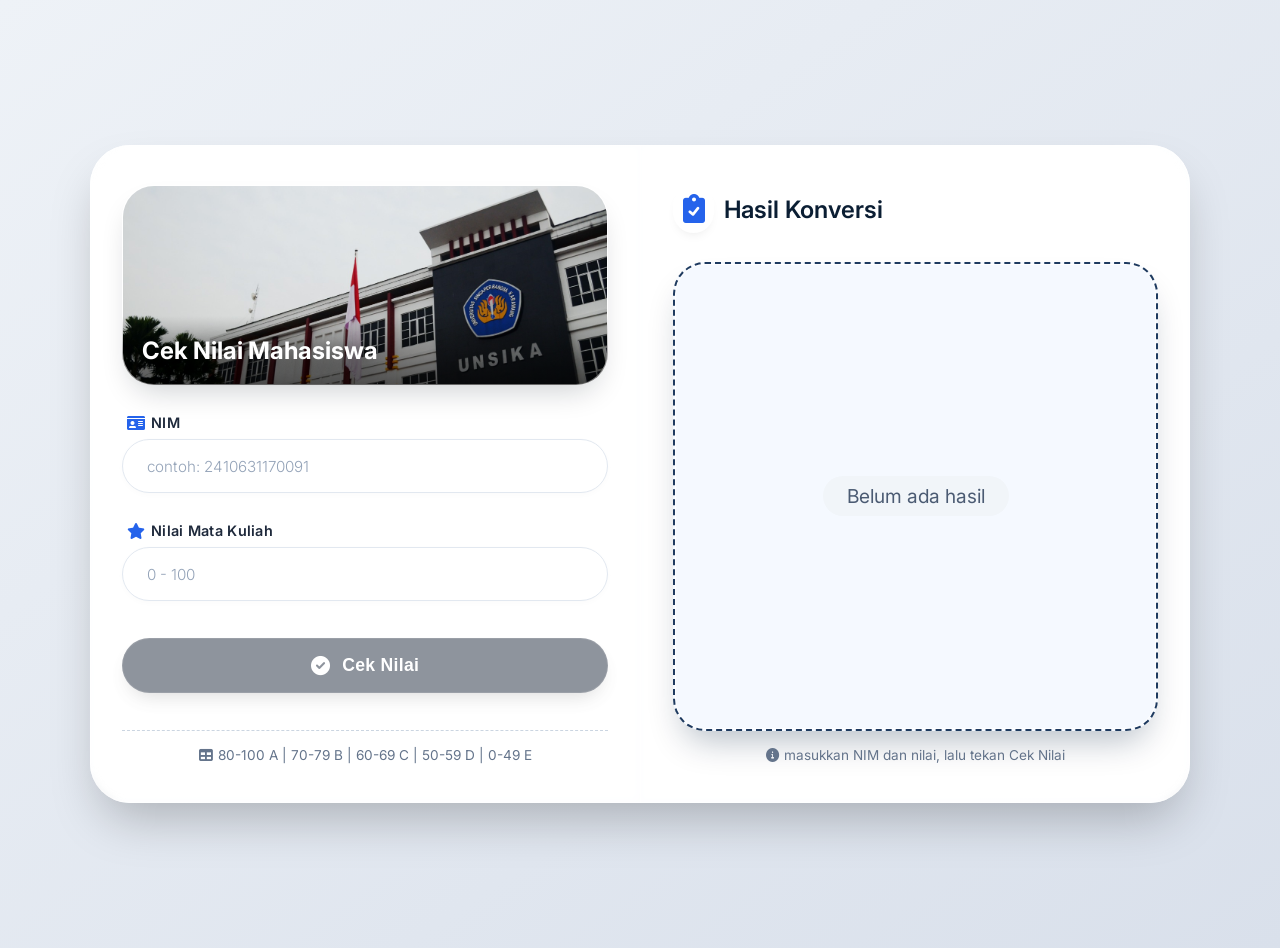
<file: pertemuan5/tugas/index.html>
<!doctype html>
<html lang="id">
	<head>
		<meta charset="UTF-8" />
		<meta name="viewport" content="width=device-width, initial-scale=1.0" />
		<title>Cek Nilai Mahasiswa</title>

		<!-- CSS -->
		<link rel="stylesheet" href="style.css" />

		<!-- JS -->
		<script src="script.js" defer></script>

		<!-- Font & Icons -->
		<link rel="preconnect" href="https://fonts.googleapis.com" />
		<link rel="preconnect" href="https://fonts.gstatic.com" crossorigin />
		<link
			href="https://fonts.googleapis.com/css2?family=Inter:opsz,wght@14..32,400;14..32,500;14..32,600;14..32,700&display=swap"
			rel="stylesheet"
		/>
		<link
			rel="stylesheet"
			href="https://cdnjs.cloudflare.com/ajax/libs/font-awesome/6.0.0-beta3/css/all.min.css"
		/>
	</head>
	<body>
		<div class="container">
			<div class="glass-card">
				<!-- KIRI: gambar & form input -->
				<div class="panel-left">
					<div class="image-wrapper">
						<img src="gedung-unsika.jpg" alt="gedung unsika" />
						<div class="image-title">Cek Nilai Mahasiswa</div>
					</div>

					<div class="form-group">
						<label><i class="fas fa-id-card"></i> NIM</label>
						<input
							type="number"
							id="nimInput"
							placeholder="contoh: 2410631170091"
							autocomplete="off"
							required
						/>
					</div>

					<div class="form-group">
						<label><i class="fas fa-star"></i> Nilai Mata Kuliah</label>
						<input
							type="number"
							id="nilaiInput"
							placeholder="0 - 100"
							required
						/>
					</div>

					<button class="cek-btn" id="cekBtn" onclick="cekNilai()" disabled>
						<i class="fas fa-check-circle"></i> Cek Nilai
					</button>

					<!-- keterangan kecil -->
					<div
						style="
							font-size: 0.85rem;
							color: #64748b;
							margin-top: 0.5rem;
							display: flex;
							gap: 1rem;
							justify-content: center;
							border-top: 1px dashed #cbd5e1;
							padding-top: 1rem;
						"
					>
						<span
							><i class="fas fa-table" style="margin-right: 5px"></i>80-100 A |
							70-79 B | 60-69 C | 50-59 D | 0-49 E</span
						>
					</div>
				</div>

				<!-- KANAN: kotak hasil dengan blank state awal -->
				<div class="panel-right">
					<div class="result-header">
						<i class="fas fa-clipboard-check"></i>
						<h3>Hasil Konversi</h3>
					</div>

					<div id="resultBox">
						<!-- BLANK STATE (default) -->
						<div class="blank-state">
							<p>Belum ada hasil</p>
						</div>
					</div>

					<!-- pesan ringan di bawah hasil -->
					<p
						style="
							color: #64748b;
							font-size: 0.85rem;
							margin-top: 1rem;
							text-align: center;
						"
					>
						<i class="fas fa-info-circle"></i> masukkan NIM dan nilai, lalu
						tekan Cek Nilai
					</p>
				</div>
			</div>
		</div>
	</body>
</html>
</file>
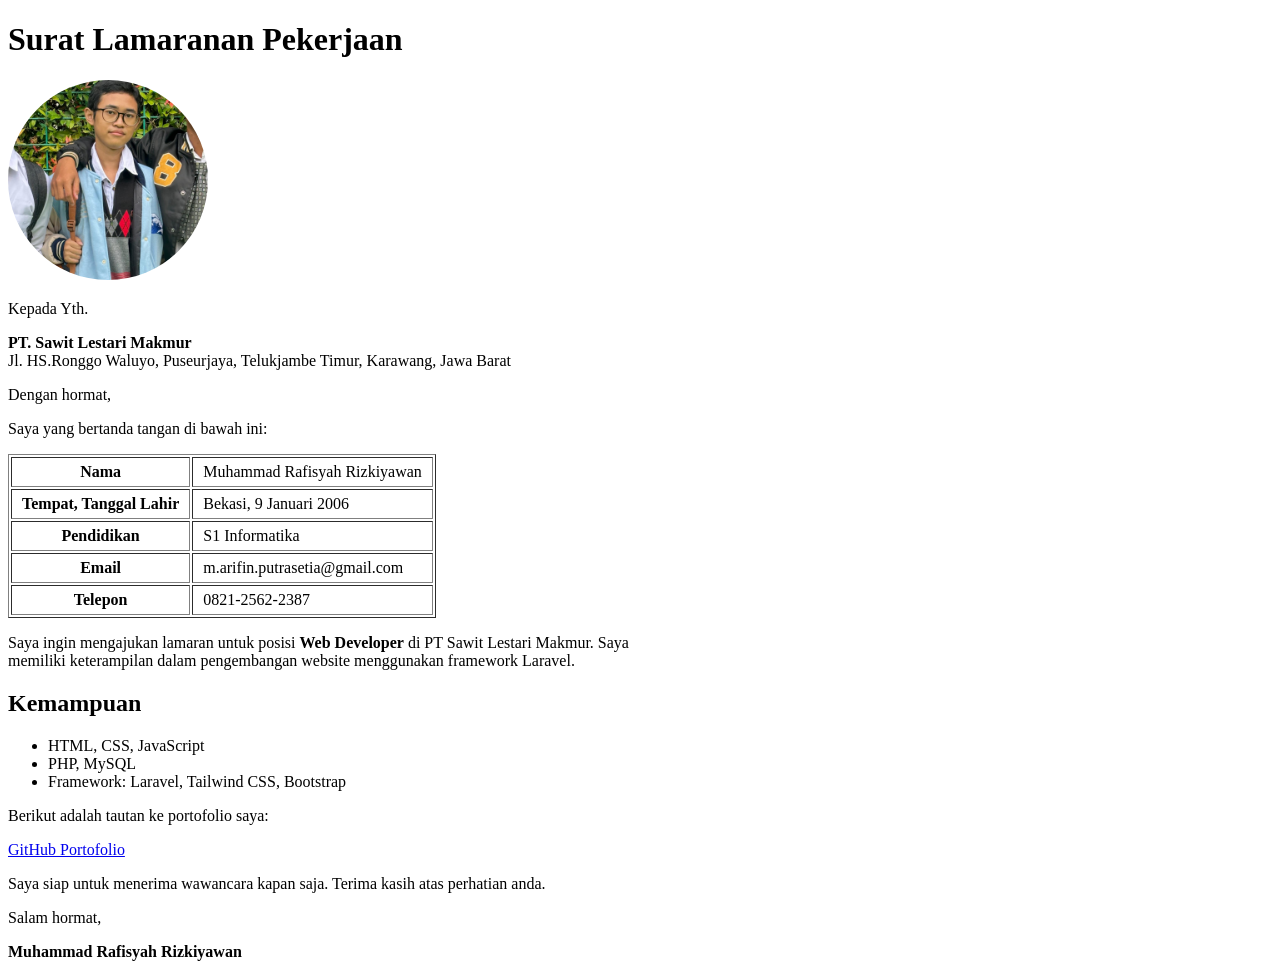
<file: pertemuan2/surat-lamaran.html>
<!doctype html>
<html lang="en">
	<head>
		<meta charset="UTF-8" />
		<meta name="viewport" content="width=device-width, initial-scale=1.0" />
		<title>Surat Lamaran Pekerjaan</title>

		<style>
			th,
			td {
				padding: 5px 10px;
			}
		</style>
	</head>
	<body>
		<!-- ------------------------------- HEADER -------------------------------- -->
		<div>
			<h1>Surat Lamaranan Pekerjaan</h1>
			<img
				src="images/rafi.jpg"
				alt=""
				style="
					border-radius: 100%;
					height: 200px;
					width: 200px;
					object-fit: cover;
				"
			/>
		</div>

		<!-- ------------------------ PEMBUKAAN DAN TUJUAN ------------------------- -->
		<div>
			<p>Kepada Yth.</p>
			<p>
				<b>PT. Sawit Lestari Makmur</b>
				<br />
				Jl. HS.Ronggo Waluyo, Puseurjaya, Telukjambe Timur, Karawang, Jawa Barat
			</p>
			<p>Dengan hormat,</p>
			<p>Saya yang bertanda tangan di bawah ini:</p>

			<!-- --------------------------- TABEL DATA DIRI --------------------------- -->
			<table border="1">
				<tr>
					<th>Nama</th>
					<td>Muhammad Rafisyah Rizkiyawan</td>
				</tr>
				<tr>
					<th>Tempat, Tanggal Lahir</th>
					<td>Bekasi, 9 Januari 2006</td>
				</tr>
				<tr>
					<th>Pendidikan</th>
					<td>S1 Informatika</td>
				</tr>
				<tr>
					<th>Email</th>
					<td>m.arifin.putrasetia@gmail.com</td>
				</tr>
				<tr>
					<th>Telepon</th>
					<td>0821-2562-2387</td>
				</tr>
			</table>

			<p style="width: 50%">
				Saya ingin mengajukan lamaran untuk posisi <b>Web Developer</b> di PT
				Sawit Lestari Makmur. Saya memiliki keterampilan dalam pengembangan
				website menggunakan framework Laravel.
			</p>
		</div>

		<!-- ------------------------ SKILL DAN PORTOFOLIO ------------------------- -->
		<div>
			<h2>Kemampuan</h2>
			<ul>
				<li>HTML, CSS, JavaScript</li>
				<li>PHP, MySQL</li>
				<li>Framework: Laravel, Tailwind CSS, Bootstrap</li>
			</ul>

			<p>Berikut adalah tautan ke portofolio saya:</p>
			<a href="https://github.com/Laviz07" target="_blank">GitHub Portofolio</a>
		</div>

		<!-- ------------------------------- PENUTUP ------------------------------- -->
		<div>
			<p>
				Saya siap untuk menerima wawancara kapan saja. Terima kasih atas
				perhatian anda.
			</p>
			<p>Salam hormat,</p>
			<p><b>Muhammad Rafisyah Rizkiyawan</b></p>
		</div>
	</body>
</html>
</file>
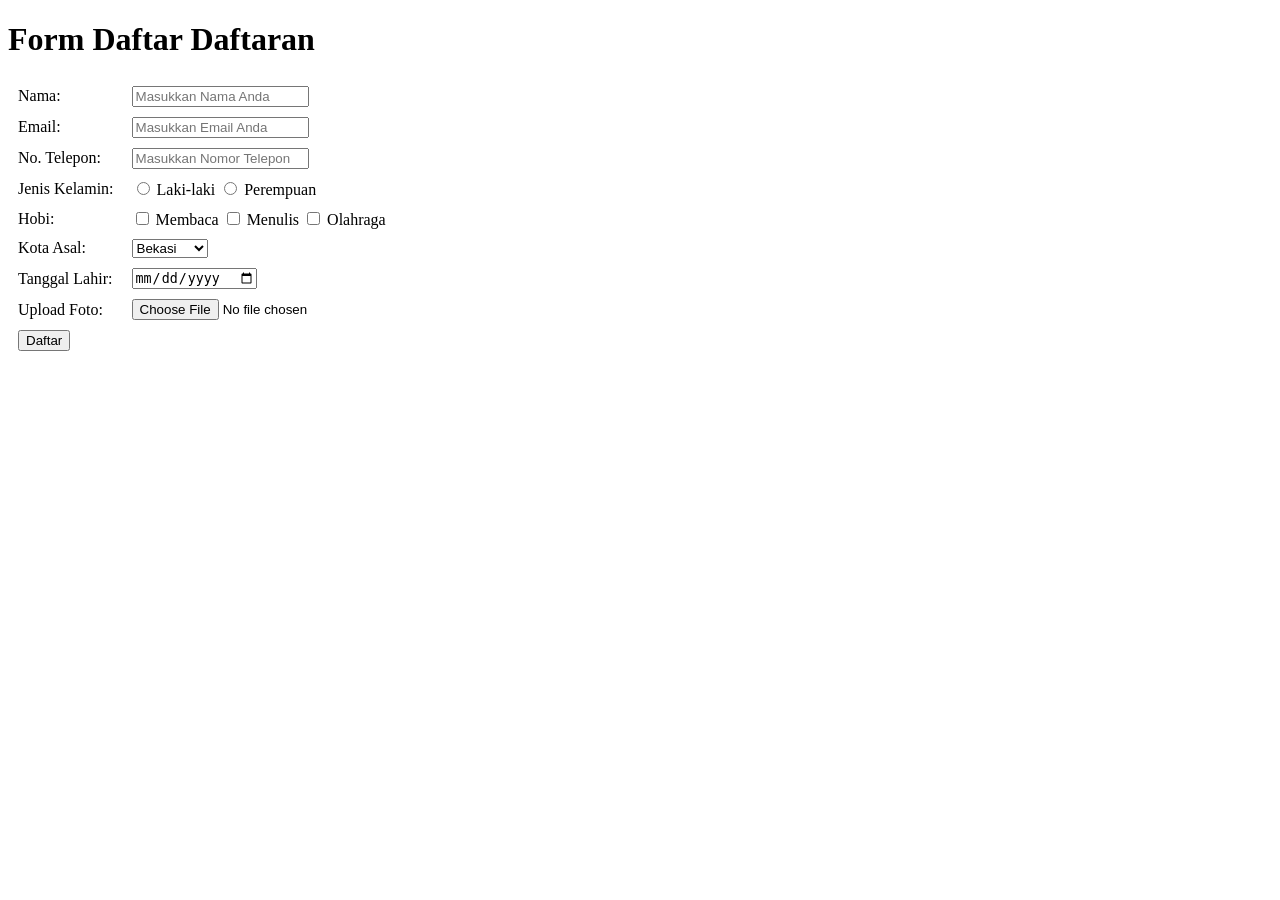
<file: pertemuan3/form-registrasi.html>
<!doctype html>
<html lang="en">
	<head>
		<meta charset="UTF-8" />
		<meta name="viewport" content="width=device-width, initial-scale=1.0" />
		<title>Pendaftaran</title>

		<style>
			td{
				padding: 4px 8px;
			}
		</style>
	</head>
	<body>
		<h1>Form Daftar Daftaran</h1>
		<form action="" method="post" enctype="multipart/form-data">
			<table>
				<!-- ------------------------------ ISI NAMA ------------------------------- -->
				<tr>
					<td>
						<label for="fullName">Nama:</label>
					</td>
					<td>
						<input
							type="text"
							name="fullName"
							placeholder="Masukkan Nama Anda"
							required
							class="txt-form"
						/>
					</td>
				</tr>

				<!-- ------------------------------ ISI EMAIL ------------------------------ -->
				<tr>
					<td>
						<label for="email">Email:</label>
					</td>
					<td>
						<input
							type="email"
							name="email"
							placeholder="Masukkan Email Anda"
							required
							class="txt-form"
						/>
					</td>
				</tr>

				<!-- ------------------------------ ISI NOMOR HP ------------------------------ -->
				<tr>
					<td>
						<label for="no-telp">No. Telepon:</label>
					</td>
					<td>
						<input
							type="number"
							name="no-telp"
							placeholder="Masukkan Nomor Telepon Anda"
							maxlength="13"
							required
							class="txt-form"
						/>
					</td>
				</tr>

				<!-- -------------------------- PILIH JENIS KELAMIN -------------------------- -->
				<tr>
					<td>
						<label for="kelamin">Jenis Kelamin:</label>
					</td>
					<td>
						<input
							type="radio"
							name="kelamin"
							value="Laki-laki"
							required
							maxlength="30"
						/>
						<label for="Laki-laki">Laki-laki</label>

						<input
							type="radio"
							name="kelamin"
							value="Perempuan"
							required
							maxlength="30"
						/>
						<label for="Perempuan">Perempuan</label>
					</td>
				</tr>


				<!-- ------------------------------ PILIH HOBI ------------------------------- -->
				<tr>
					<td>
						<label for="hobi">Hobi:</label>
					</td>
					<td>
						<input type="checkbox" name="hobi" value="Membaca" required />
						<label for="Membaca">Membaca</label>

						<input type="checkbox" name="hobi" value="Menulis" required />
						<label for="Menulis">Menulis</label>

						<input type="checkbox" name="hobi" value="Olahraga" required />
						<label for="Olahraga">Olahraga</label>
					</td>
				</tr>


				<!-- ------------------------------ PILIH KOTA ------------------------------- -->
				<tr>
					<td>
						<label for="kota">Kota Asal:</label>
					</td>
					<td>
						<select name="kota" id="kota">
							<option value="Bekasi">Bekasi</option>
							<option value="Jakarta">Jakarta</option>
							<option value="Bandung">Bandung</option>
						</select>
					</td>
				</tr>

				<!-- ----------------------- ISI TANGGAL LAHIR ------------------------ -->
				<tr>
					<td>
						<label for="tgl-lahir">Tanggal Lahir:</label>
					</td>
					<td>
						<input type="date" name="tgl-lahir">
					</td>
				</tr>


				<!-- ----------------------------- UPLOAD FOTO ----------------------------- -->
				<tr>
					<td>
						<label for="foto">Upload Foto:</label>
					</td>
					<td>
						<input type="file" name="foto" accept="image/*" required />
					</td>
				</tr>

				<tr>
					<td>
						<button type="submit">Daftar</button>
					</td>
				</tr>
			</table>
		</form>
	</body>
</html>
</file>
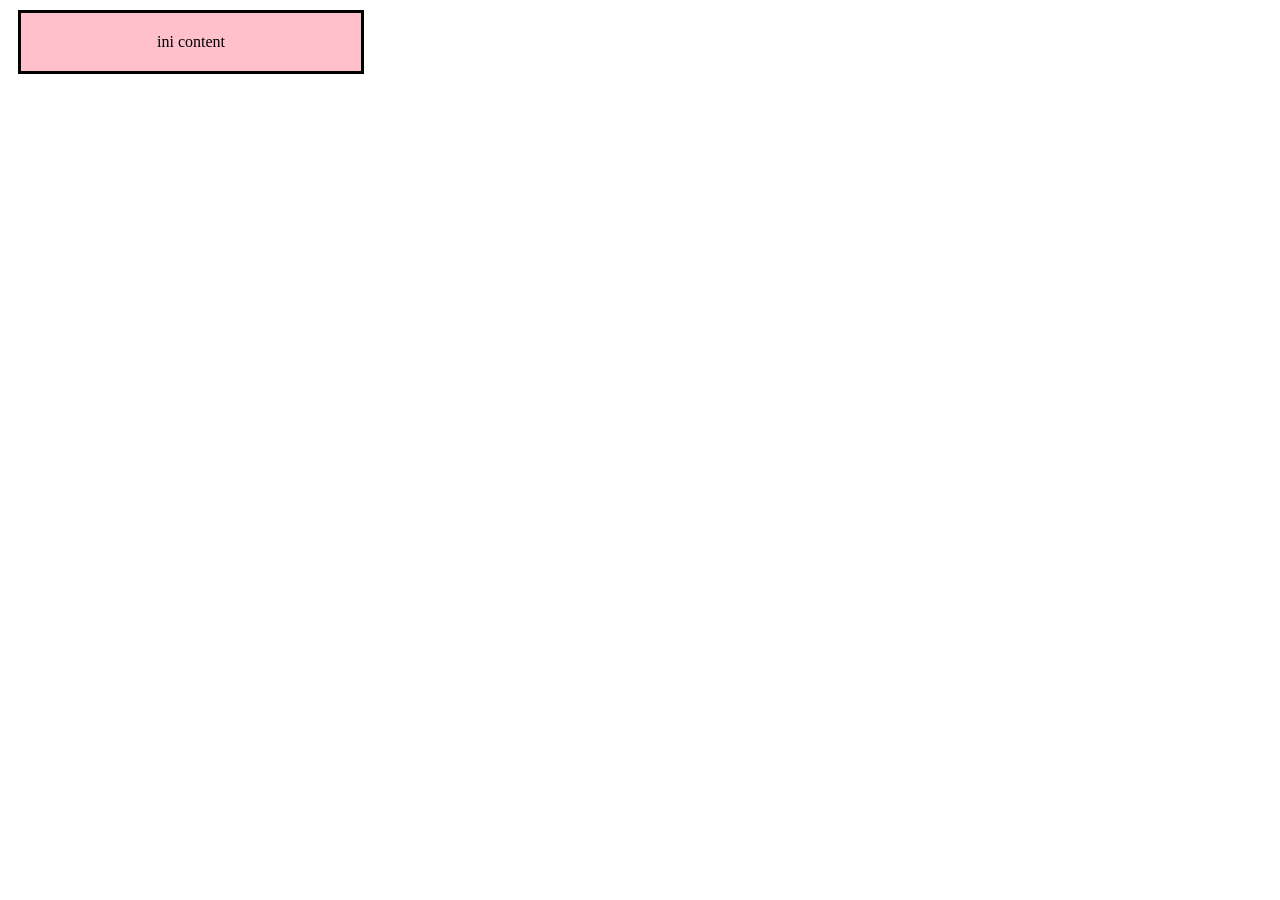
<file: pertemuan3/pertemuan3.html>
<!DOCTYPE html>
<html lang="en">
<head>
    <meta charset="UTF-8">
    <meta name="viewport" content="width=device-width, initial-scale=1.0">
    <title>Pertemuan 3 - box model</title>

    <style>
        .box{
            width: 300px;
            /* height: 100px; */
            border: 3px solid black;
            padding: 20px;
            margin: 10px;
            background-color: pink;
            text-align: center;
        }
    </style>
</head>
<body>
    <div class="box">
        ini content
    </div>
</body>
</html>
</file>
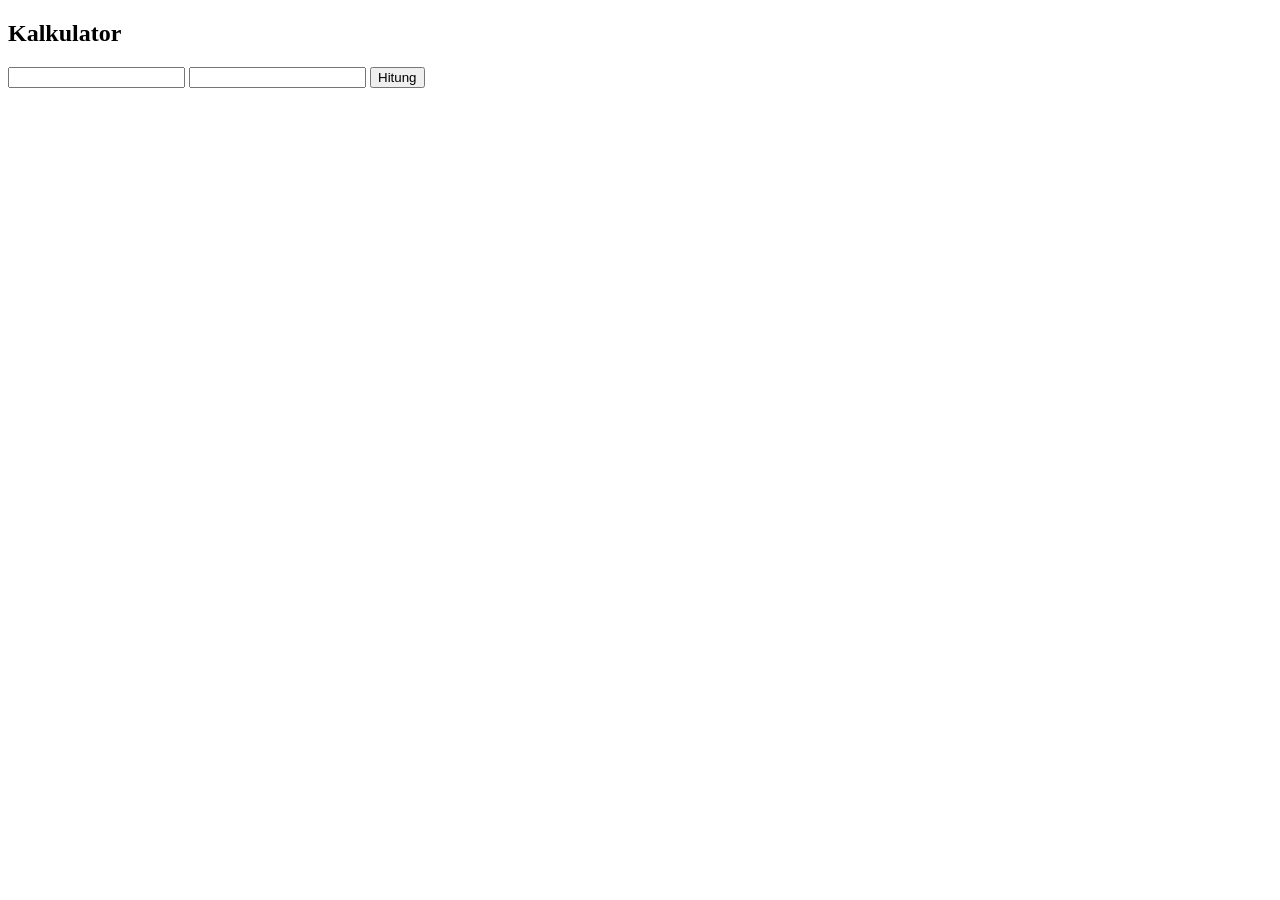
<file: pertemuan5/kalkulator.html>
<!doctype html>
<html lang="en">
	<head>
		<meta charset="UTF-8" />
		<meta name="viewport" content="width=device-width, initial-scale=1.0" />
		<title>Kalkulator Sederhana</title>
	</head>
	<body>
		<h2>Kalkulator</h2>

		<input type="number" name="num1" id="num1" />
		<input type="number" name="num2" id="num2" />

		<button onclick="hitung()">Hitung</button>

		<p><span id="hasil"></span></p>

        <script>
            function hitung(){
                let num1 = document.getElementById("num1").value;   
                let num2 = document.getElementById("num2").value;   
                let hasil = parseInt(num1) + parseInt(num2);
                document.getElementById("hasil").innerHTML = hasil
            }
        </script>
	</body>
</html>
</file>
<file: pertemuan5/tugas/style.css>
* {
	margin: 0;
	padding: 0;
	box-sizing: border-box;
}

body {
	background: linear-gradient(145deg, #eef2f7 0%, #d9e0eb 100%);

	font-family: "Inter", sans-serif;
	padding: 1.5rem;
}

.container {
	min-height: 100vh;
	display: flex;
	align-items: center;
	justify-content: center;
}

.glass-card {
	max-width: 1100px;
	width: 100%;
	background: rgba(255, 255, 255, 0.8);
	backdrop-filter: blur(16px);
	-webkit-backdrop-filter: blur(16px);
	border-radius: 2.5rem;
	box-shadow:
		0 25px 50px -12px rgba(0, 0, 0, 0.25),
		0 0 0 1px rgba(255, 255, 255, 0.6) inset;
	overflow: hidden;
	display: flex;
	flex-wrap: wrap;
}

/* kiri: gambar + form */
.panel-left {
	flex: 1 1 380px;
	padding: 2.5rem 2rem;
	background: rgba(255, 255, 255, 0.5);
	backdrop-filter: blur(4px);
	display: flex;
	flex-direction: column;
	gap: 1.8rem;
}

.image-wrapper {
	position: relative;
	width: 100%;
	height: 200px;
	padding: 0;
}

.image-wrapper img {
	width: 100%;
	height: auto;
	max-height: 200px;
	bottom: 0px;
	object-fit: cover;
	padding: 0;
	border-radius: 32px;
	box-shadow: 0 15px 30px -10px rgba(0, 20, 30, 0.2);
	border: 1px solid rgba(255, 255, 255, 0.6);
}

.image-title {
	position: absolute;
	bottom: 0px;
	left: 0px;

	color: white;
	font-size: 24px;
	font-weight: 700;

	text-shadow: 0 5px 20px rgba(0, 0, 0, 0.7);
	background: linear-gradient(to top, rgba(0, 0, 0, 0.6), transparent);
	width: 100%;
	padding: 20px 20px;
	border-radius: 0 0 32px 32px;
}

.form-group {
	display: flex;
	flex-direction: column;
	gap: 0.5rem;
}

.form-group label {
	font-weight: 600;
	font-size: 0.9rem;
	letter-spacing: 0.02em;
	color: #1e293b;
	margin-left: 0.3rem;
	display: flex;
	align-items: center;
	gap: 6px;
}

.form-group label i {
	color: #2563eb;
	font-size: 1rem;
}

.form-group input {
	background: white;
	border: 1px solid #e2e8f0;
	border-radius: 2rem;
	padding: 1rem 1.5rem;
	font-size: 1rem;
	font-family: "Inter", sans-serif;
	transition: 0.2s;
	box-shadow: 0 2px 6px rgba(0, 0, 0, 0.02);
}

.form-group input:focus {
	outline: none;
	border-color: #3b82f6;
	box-shadow: 0 0 0 4px rgba(59, 130, 246, 0.15);
}

.form-group input::placeholder {
	color: #94a3b8;
	font-weight: 300;
	font-size: 0.95rem;
}

.cek-btn {
	background: #1e293b;
	color: white;
	border: none;
	border-radius: 3rem;
	padding: 1rem 1.8rem;
	font-weight: 600;
	font-size: 1.1rem;
	letter-spacing: 0.3px;
	cursor: pointer;
	display: flex;
	align-items: center;
	justify-content: center;
	gap: 12px;
	transition: all 0.2s;
	box-shadow: 0 10px 20px -8px rgba(0, 0, 0, 0.3);
	margin-top: 0.5rem;
	border: 1px solid rgba(255, 255, 255, 0.1);
}

.cek-btn:hover {
	background: #0f172a;
	transform: scale(1.02);
	box-shadow: 0 15px 25px -10px #0f172a;
}

.cek-btn i {
	font-size: 1.2rem;
}

.cek-btn:disabled {
	opacity: 0.5;
	cursor: not-allowed;
}

/* kanan: hasil (blank state) */
.panel-right {
	flex: 1 1 380px;
	padding: 2.5rem 2rem;
	display: flex;
	flex-direction: column;
	background: rgba(255, 255, 255, 0.6);
	backdrop-filter: blur(4px);
	border-left: 1px solid rgba(255, 255, 255, 0.7);
}

.result-header {
	display: flex;
	align-items: center;
	gap: 10px;
	margin-bottom: 1.8rem;
}

.result-header i {
	font-size: 1.8rem;
	color: #2563eb;
	background: white;
	padding: 0.6rem;
	border-radius: 1.5rem;
	box-shadow: 0 6px 12px -6px rgba(0, 0, 0, 0.1);
}

.result-header h3 {
	font-weight: 600;
	color: #0b1e33;
	font-size: 1.5rem;
}

#resultBox {
	background: #f5f9ff;
	border-radius: 2rem;
	padding: 2.5rem 1.5rem;
	flex: 1;
	min-height: 260px;
	display: flex;
	align-items: center;
	justify-content: center;
	text-align: center;
	border: 2px dashed #1e3a5f;
	box-shadow:
		0 20px 35px -12px rgba(0, 30, 60, 0.3),
		inset 0 0 0 1px rgba(255, 255, 255, 0.9);
	transition: all 0.2s;
}

/* blank state styling */
.blank-state {
	display: flex;
	flex-direction: column;
	align-items: center;
	gap: 0.8rem;
	color: #4b5b73;
}

.blank-state i {
	font-size: 4rem;
	opacity: 0.5;
}

.blank-state p {
	font-size: 1.2rem;
	font-weight: 400;
	background: #f1f5f9;
	padding: 0.5rem 1.5rem;
	border-radius: 40px;
}

/* hasil grade besar */
.result-content {
	display: flex;
	flex-direction: column;
	align-items: center;
	width: 100%;
}

.grade {
	font-size: 8rem;
	font-weight: 800;
	line-height: 1;
	margin-bottom: 0.2rem;
}

/* warna tiap grade */

.gradeA {
	background: linear-gradient(145deg, #22c55e, #15803d);
	-webkit-background-clip: text;
	color: transparent;
	text-shadow: 0 10px 20px rgba(34, 197, 94, 0.25);
}

.gradeB {
	background: linear-gradient(145deg, #3b82f6, #1e40af);
	-webkit-background-clip: text;
	color: transparent;
	text-shadow: 0 10px 20px rgba(59, 130, 246, 0.25);
}

.gradeC {
	background: linear-gradient(145deg, #eab308, #ca8a04);
	-webkit-background-clip: text;
	color: transparent;
	text-shadow: 0 10px 20px rgba(234, 179, 8, 0.25);
}

.gradeD {
	background: linear-gradient(145deg, #f97316, #c2410c);
	-webkit-background-clip: text;
	color: transparent;
	text-shadow: 0 10px 20px rgba(249, 115, 22, 0.25);
}

.gradeE {
	background: linear-gradient(145deg, #ef4444, #991b1b);
	-webkit-background-clip: text;
	color: transparent;
	text-shadow: 0 10px 20px rgba(239, 68, 68, 0.25);
}

.grade-desc {
	font-size: 1.4rem;
	font-weight: 600;
	background: #dbeafe;
	color: #1e3a8a;
	padding: 0.5rem 2rem;
	border-radius: 60px;
	margin: 0.5rem 0 0.3rem;
	letter-spacing: 0.5px;
}

.nim-display {
	font-size: 1rem;
	color: #475569;
	background: #f1f5f9;
	padding: 0.5rem 1.5rem;
	border-radius: 40px;
	margin-top: 0.8rem;
	font-weight: 500;
}

.motivation {
	font-size: 0.95rem;
	color: #64748b;
	text-align: center;
	margin-top: 0.3rem;
	max-width: 260px;
	line-height: 1.5;
}

.error-message {
	color: #b91c1c;
	background: #fee2e2;
	padding: 1rem 2rem;
	border-radius: 60px;
	font-weight: 600;
	font-size: 1.2rem;
	display: flex;
	align-items: center;
	gap: 10px;
}

.error-message i {
	font-size: 1.5rem;
}

/* small responsive */
@media (max-width: 720px) {
	.glass-card {
		flex-direction: column;
	}
	.panel-right {
		border-left: none;
		border-top: 1px solid rgba(255, 255, 255, 0.7);
	}
}
</file>
